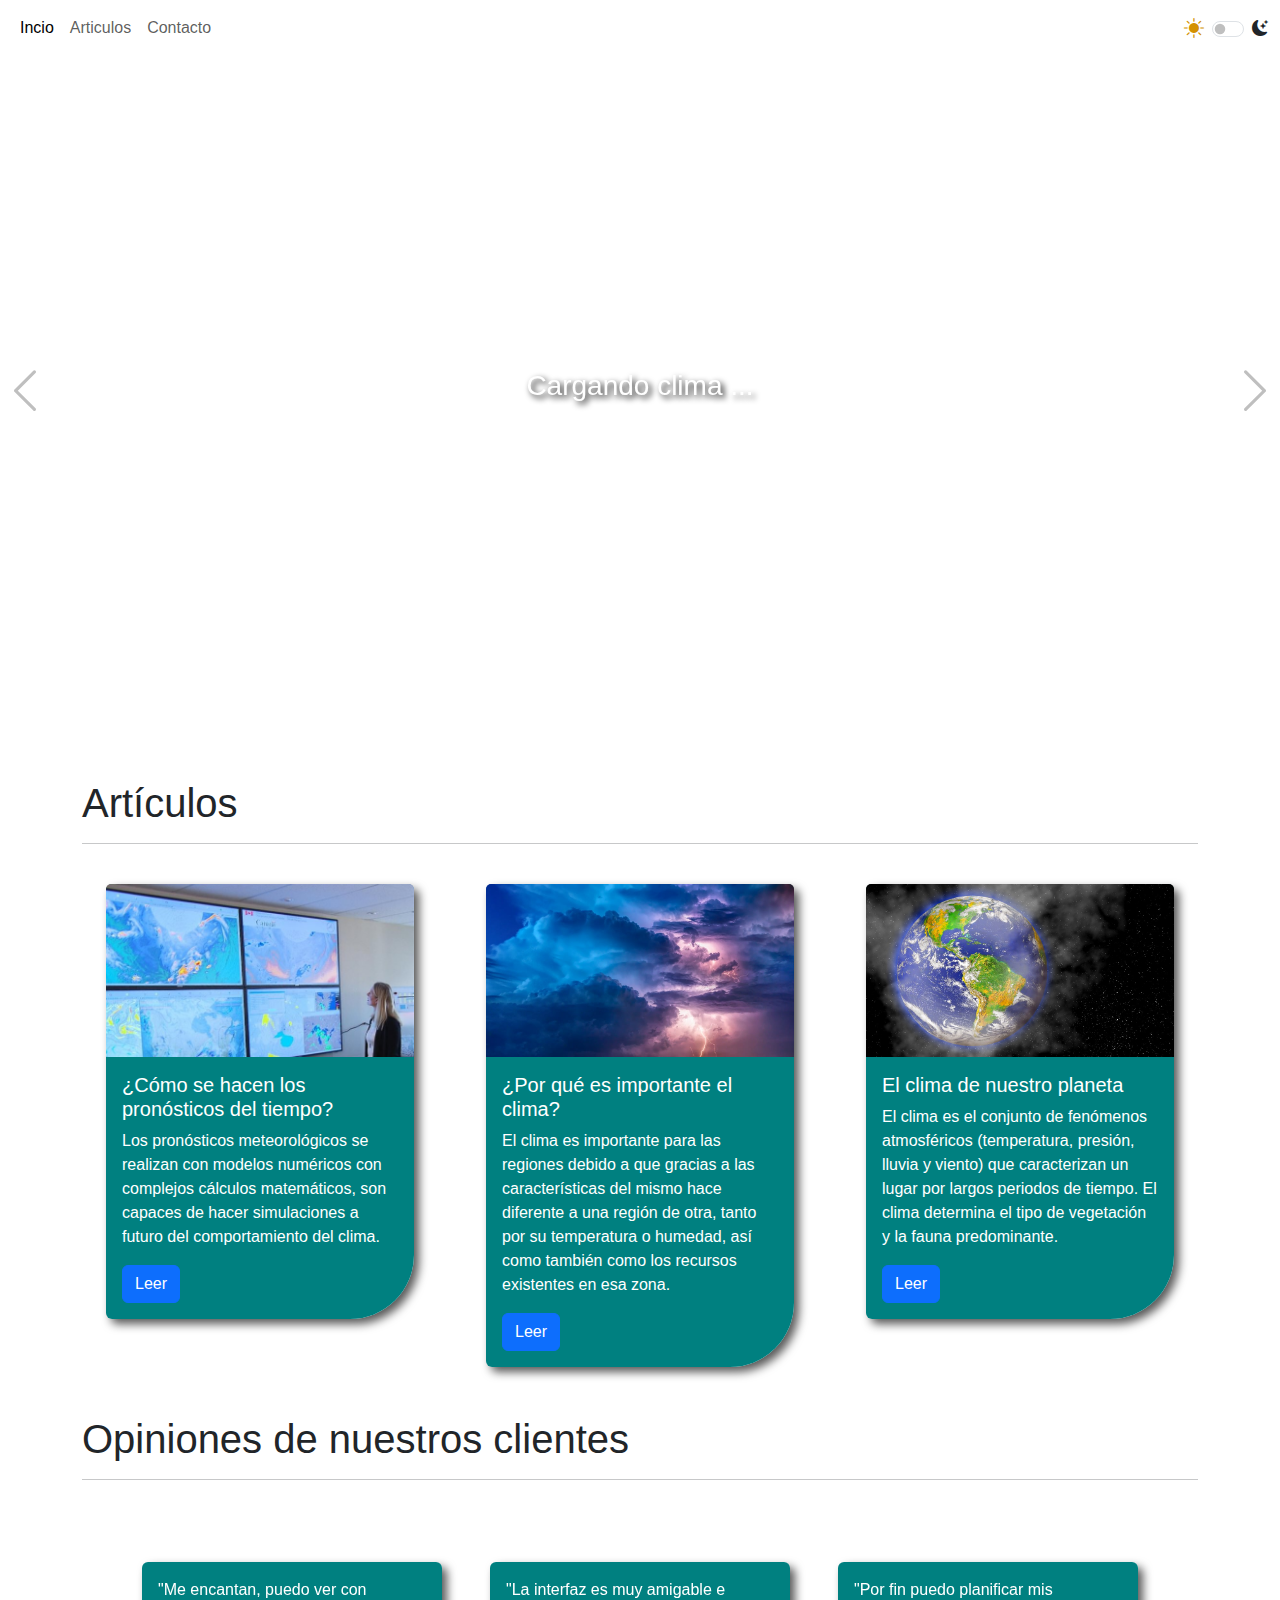
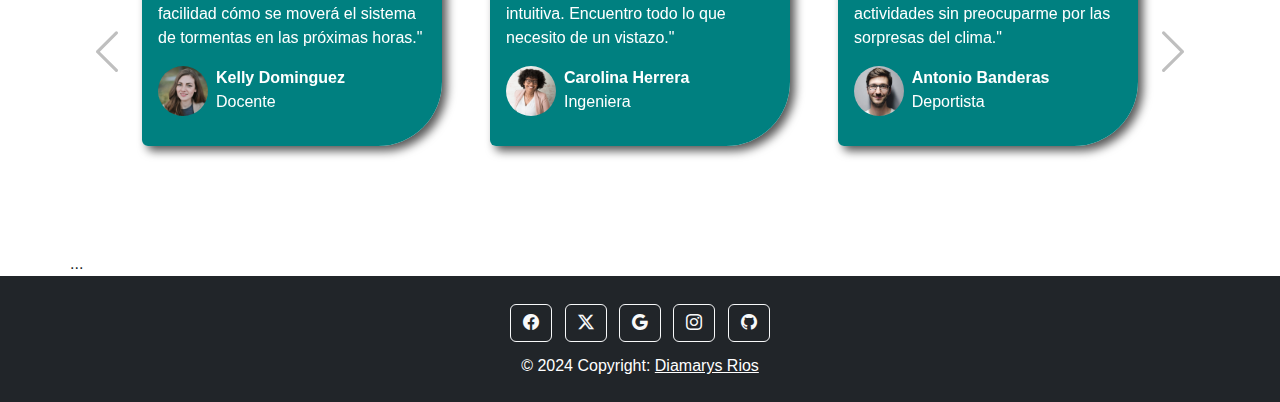
<file: index.html>
<!DOCTYPE html>
<html lang="es" data-bs-theme="light">

    <head>
        <meta charset="UTF-8">
        <meta name="viewport" content="width=device-width, initial-scale=1.0">
        <title>Sitio del clima - Diamarys</title>

        <link href="https://cdn.jsdelivr.net/npm/bootstrap@5.3.3/dist/css/bootstrap.min.css" rel="stylesheet"
            integrity="sha384-QWTKZyjpPEjISv5WaRU9OFeRpok6YctnYmDr5pNlyT2bRjXh0JMhjY6hW+ALEwIH" crossorigin="anonymous">

        <link rel="stylesheet" href="https://cdn.jsdelivr.net/npm/bootstrap-icons@1.11.3/font/bootstrap-icons.min.css">

        <link rel="stylesheet" href="/app.css">

    </head>

    <body>
        <!-- navbar -->
        <nav class="navbar navbar-expand-sm">
            <div class="container-fluid">
                <button class="navbar-toggler" type="button" data-bs-toggle="collapse" data-bs-target="#navbarNavAltMarkup"
                    aria-controls="navbarNavAltMarkup" aria-expanded="false" aria-label="Toggle navigation">
                    <span class="navbar-toggler-icon"></span>
                </button>
                <div class="collapse navbar-collapse" id="navbarNavAltMarkup">
                    <div class="navbar-nav w-100">
                        <a class="nav-link active" aria-current="page" href="/index.html">Incio</a>
                        <a class="nav-link" href="/index.html#articulo">Articulos</a>
                        <a class="nav-link" href="/contacto/contacto.htm">Contacto</a>                   
                    </div>
                </div>
                <div class="switch-temas">
                    <i class="bi bi-brightness-high-fill me-1"></i>
                    <div class="form-check form-switch d-flex justify-content-center align-items-center">
                        <input id="suicheCambiarTema" class="form-check-input" type="checkbox">
                    </div>
                    <i class="bi bi-moon-stars-fill ms-1"></i>
                </div>
            </div>
        </nav>
        <!-- /navbar -->

        <!-- carousel-->
        <div id="carousel" class="carousel slide" data-bs-ride="carousel">
            <div class="carousel-inner">
                <div id="item0" class="carousel-item carousel-item-principal active">
                    <div class="d-flex flex-column justify-content-center align-items-center w-100 h-100">
                        <h3 class="mb-0 ubicacion">Cargando clima ...</h3>
                        <h1 class="temperatura"></h1>
                        <h3 class="condicion"></h3>
                        <h4 class="humedad_y_viento"></h4>
                    </div>
                </div>
                <div id="item1" class="carousel-item carousel-item-principal">
                    <div class="d-flex flex-column justify-content-center align-items-center w-100 h-100">
                        <h3 class="mb-0 ubicacion">Cargando clima ...</h3>
                        <h1 class="temperatura"></h1>
                        <h3 class="condicion"></h3>
                        <h4 class="humedad_y_viento"></h4>
                    </div>
                </div>
                <div id="item2" class="carousel-item carousel-item-principal">
                    <div class="d-flex flex-column justify-content-center align-items-center w-100 h-100">
                        <h3 class="mb-0 ubicacion">Cargando clima ...</h3>
                        <h1 class="temperatura"></h1>
                        <h3 class="condicion"></h3>
                        <h4 class="humedad_y_viento"></h4>
                    </div>
                </div>
                <div id="item3" class="carousel-item carousel-item-principal">
                    <div class="d-flex flex-column justify-content-center align-items-center w-100 h-100">
                        <h3 class="mb-0 ubicacion">Cargando clima ...</h3>
                        <h1 class="temperatura"></h1>
                        <h3 class="condicion"></h3>
                        <h4 class="humedad_y_viento"></h4>
                    </div>
                </div>
                <div id="item4" class="carousel-item carousel-item-principal">
                    <div class="d-flex flex-column justify-content-center align-items-center w-100 h-100">
                        <h3 class="mb-0 ubicacion">Cargando clima ...</h3>
                        <h1 class="temperatura"></h1>
                        <h3 class="condicion"></h3>
                        <h4 class="humedad_y_viento"></h4>
                    </div>
                </div>
                <div id="item5" class="carousel-item carousel-item-principal">
                    <div class="d-flex flex-column justify-content-center align-items-center w-100 h-100">
                        <h3 class="mb-0 ubicacion">Cargando clima ...</h3>
                        <h1 class="temperatura"></h1>
                        <h3 class="condicion"></h3>
                        <h4 class="humedad_y_viento"></h4>
                    </div>
                </div>
            </div>
            <button class="carousel-control-prev" type="button" data-bs-target="#carousel" data-bs-slide="prev">
                <i class="bi bi-chevron-left"></i>
                <span class="visually-hidden">Previous</span>
            </button>
            <button class="carousel-control-next" type="button" data-bs-target="#carousel" data-bs-slide="next">
                <i class="bi bi-chevron-right"></i>
                <span class="visually-hidden">Next</span>
            </button>
        </div>
        </div>
        <!-- /carousel-->

        <div class="container pb-5 mt-5">
            <!-- cards articulos -->
            <h1 class="mt-4" id="articulo">Artículos</h1>
            <hr>
            <div class="row">

                <div class="col-sm-12 col-lg-4 mt-4">
                    <div class="card mx-4">
                        <img src="/img/articulos/articulo-1.jpg" class="card-img-top" alt="...">
                        <div class="card-body">
                            <h5 class="card-title">¿Cómo se hacen los pronósticos del tiempo?</h5>
                            <p class="card-text">Los pronósticos meteorológicos se realizan con modelos numéricos
                                con complejos cálculos matemáticos,
                                son capaces de hacer simulaciones a futuro del comportamiento del clima.</p>
                            <a href="/articulos/articulo_1.html" class="btn btn-primary">Leer</a>
                        </div>
                    </div>
                </div>

                <div class="col-sm-12 col-lg-4 mt-4">
                    <div class="card mx-4">
                        <img src="/img/articulos/articulo-2.jpeg" class="card-img-top" alt="...">
                        <div class="card-body">
                            <h5 class="card-title">¿Por qué es importante el clima?</h5>
                            <p class="card-text">El clima es importante para las regiones debido a que gracias a las
                                características del mismo hace diferente
                                a una región de otra, tanto por su temperatura o humedad, así como también como los recursos
                                existentes en esa zona.</p>
                            <a href="/articulos/articulo_2.html" class="btn btn-primary">Leer</a>
                        </div>
                    </div>
                </div>

                <div class="col-sm-12 col-lg-4 mt-4">
                    <div class="card mx-4">
                        <img src="/img/articulos/articulo-3.jpeg" class="card-img-top" alt="...">
                        <div class="card-body">
                            <h5 class="card-title">El clima de nuestro planeta</h5>
                            <p class="card-text">El clima es el conjunto de fenómenos atmosféricos (temperatura, presión,
                                lluvia y viento) que caracterizan
                                un lugar por largos periodos de tiempo. El clima determina el tipo de vegetación y la fauna
                                predominante. </p>
                            <a href="/articulos/articulo_3.html" class="btn btn-primary">Leer</a>
                        </div>
                    </div>
                </div>
            </div>
            <!-- /cards articulos -->

            <!-- carousel opiniones clientes-->
            <h1 class="mt-5">
                Opiniones de nuestros clientes
            </h1>
            <hr>
            <div id="carousel_opiniones" class="carousel slide mt-4">
                <div class="carousel-inner d-flex align-items-center">
                    <div class="carousel-item active">
                        <div class="d-flex justify-content-center">
                            <div class="card mx-4" style="width: 300px;">
                                <div class="card-body">
                                    <p class="card-text">"Me encantan, puedo ver con facilidad cómo
                                        se moverá el sistema de tormentas en las próximas horas."</p>
                                    <div class="d-flex w-100">
                                        <img src="/img/opiniones/persona-1.png"
                                            style="height: 50px; width: auto; border-radius: 50%;" alt="">
                                        <div class="ms-2">
                                            <b>Kelly Dominguez</b>
                                            <p>Docente</p>
                                        </div>
                                    </div>
                                </div>
                            </div>
                            <div class="card mx-4" style="width: 300px;">
                                <div class="card-body">
                                    <p class="card-text">"La interfaz es muy amigable e intuitiva.
                                        Encuentro todo lo que necesito de un vistazo."</p>
                                    <div class="d-flex w-100">
                                        <img src="/img/opiniones/persona-2.png"
                                            style="height: 50px; width: auto; border-radius: 50%;" alt="">
                                        <div class="ms-2">
                                            <b>Carolina Herrera</b>
                                            <p>Ingeniera</p>
                                        </div>
                                    </div>
                                </div>
                            </div>
                            <div class="card mx-4" style="width: 300px;">
                                <div class="card-body">
                                    <p class="card-text">"Por fin puedo planificar mis actividades
                                        sin preocuparme por las sorpresas del clima."</p>
                                    <div class="d-flex w-100">
                                        <img src="/img/opiniones/persona-3.jpg"
                                            style="height: 50px; width: auto; border-radius: 50%;" alt="">
                                        <div class="ms-2">
                                            <b>Antonio Banderas</b>
                                            <p>Deportista</p>
                                        </div>
                                    </div>
                                </div>
                            </div>
                        </div>
                    </div>

                    <div class="carousel-item">
                        <div class="d-flex justify-content-center">
                            <div class="card mx-4" style="width: 300px;">
                                <div class="card-body">
                                    <p class="card-text">"Ahora sé exactamente
                                        cuándo llevar un paraguas o vestirme con ropa de abrigo."</p>
                                    <div class="d-flex w-100">
                                        <img src="/img/opiniones/persona-1.png"
                                            style="height: 50px; width: auto; border-radius: 50%;" alt="">
                                        <div class="ms-2">
                                            <b>Maria de la Cruz</b>
                                            <p>Estudiante</p>
                                        </div>
                                    </div>
                                </div>
                            </div>
                            <div class="card mx-4" style="width: 300px;">
                                <div class="card-body">
                                    <p class="card-text">Perfecta, me permite ver fácilmente los patrones climáticos
                                        históricos en mi área."</p>
                                    <div class="d-flex w-100">
                                        <img src="/img/opiniones/persona-2.png"
                                            style="height: 50px; width: auto; border-radius: 50%;" alt="">
                                        <div class="ms-2">
                                            <b>Elena Maldonado</b>
                                            <p>Doctora</p>
                                        </div>
                                    </div>
                                </div>
                            </div>
                            <div class="card mx-4" style="width: 300px;">
                                <div class="card-body">
                                    <p class="card-text">"¡Siempre consulto este sitio antes de viajar!
                                        Sus pronósticos me ayudan a empacar lo correcto."</p>
                                    <div class="d-flex w-100">
                                        <img src="/img/opiniones/persona-2.png"
                                            style="height: 50px; width: auto; border-radius: 50%;" alt="">
                                        <div class="ms-2">
                                            <b> Morela Batista</b>
                                            <p>Viajero frecuente</p>
                                        </div>
                                    </div>
                                </div>
                            </div>
                        </div>
                    </div>
                </div>

                <button class="carousel-control-prev" type="button" data-bs-target="#carousel_opiniones"
                    data-bs-slide="prev">
                    <i class="bi bi-chevron-left"></i>
                    <span class="visually-hidden">Previous</span>
                </button>
                <button class="carousel-control-next" type="button" data-bs-target="#carousel_opiniones"
                    data-bs-slide="next">
                    <i class="bi bi-chevron-right"></i>
                    <span class="visually-hidden">Next</span>
                </button>
            </div>
            <!-- /carousel opiniones clientes-->
        </div>

        <!-- Modal de descripción de la página -->

        <div class="modal-dialog modal-xl">...</div>



        <!-- /Modal de descripción de la página -->

        <!-- footer -->
        <footer class="bg-dark d-flex flex-column justify-content-center align-items-center py-4">

            <!-- sección: Social media -->
            <section>
                <!-- facebook -->
                <a class="btn btn-outline-light btn-floating m-1" href="#!" role="button">
                    <i class="bi bi-facebook"></i>
                </a>

                <!-- twitter -->
                <a class="btn btn-outline-light btn-floating m-1" href="#!" role="button">
                    <i class="bi bi-twitter-x"></i>
                </a>

                <!-- google -->
                <a class="btn btn-outline-light btn-floating m-1" href="#!" role="button">
                    <i class="bi bi-google"></i>
                </a>

                <!-- instagram -->
                <a class="btn btn-outline-light btn-floating m-1" href="#!" role="button">
                    <i class="bi bi-instagram"></i>
                </a>

                <!-- github -->
                <a class="btn btn-outline-light btn-floating m-1" href="#!" role="button">
                    <i class="bi bi-github"></i>
                </a>
            </section>
            <!-- /sección: Social media -->

            <!-- copyright -->
            <div class="text-center text-white mt-2">
                © 2024 Copyright:
                <a class="text-white" href="">Diamarys Rios</a>
            </div>
            <!-- /copyright -->

        </footer>
        
        <script src="https://code.jquery.com/jquery-3.7.1.min.js"
            integrity="sha256-/JqT3SQfawRcv/BIHPThkBvs0OEvtFFmqPF/lYI/Cxo=" crossorigin="anonymous"></script>
        <script src="https://cdn.jsdelivr.net/npm/bootstrap@5.3.3/dist/js/bootstrap.bundle.min.js"
            integrity="sha384-YvpcrYf0tY3lHB60NNkmXc5s9fDVZLESaAA55NDzOxhy9GkcIdslK1eN7N6jIeHz"
            crossorigin="anonymous"></script>
        <script src="/app.js"></script>
    </body>

</html>

</body>

</html>
</file>
<file: app.css>
* {
    font-family: Verdana, Geneva, Tahoma, sans-serif;
}

/* Tarjetas */

.card {
    border-bottom-right-radius: 4em;
    box-shadow: 5px 5px 10px #e1e1e1;
    background: linear-gradient(to left, teal 50%, #26282b 50%);
    background-size: 200%;
    background-position: right;
    color: white;
    transition: background-position 0.5s ease-out;
    border: unset;
    box-shadow: 5px 5px 10px #585858 !important;
}

/*  Sombras blancas con el dark mode ... */
[data-bs-theme=dark] .card {
    box-shadow: 5px 5px 10px #000000 !important;
}

.card:hover {
    background-position: left;
}

/* Carousel principal */
.carousel-item-principal {
    background-size: cover;
    background-position: center;
    color: white;
    text-shadow: 3px 3px 6px black;
    overflow: hidden;
}

.carousel-item-principal h1,
h2,
h3,
h4,
h5,
h6 {
    z-index: 1000;
}

.carousel-item-principal h1 {
    font-size: 8rem;
    margin: 0;
}

@media (max-width: 991px) {
    .carousel-item-principal {
        height: 50vh;
    }
}

@media (min-width: 992px) {
    .carousel-item-principal {
        height: 75vh;
    }
}

@media (min-width: 1400px) {
    .carousel-item-principal {
        height: calc(100vh - 56px);
    }
}

/* Fondos carousel principal */
/* Dia */
.despejado {
    background-color: #6FC2D4;
}

.tormenta_electrica {
    background-color: #34495E;
}

.llovizna,
.lluvia {
    background-color: #2080B6;
}

.nieve {
    background-color: #bdd7e7;
}

.cubierto {
    background-color: #5E668F;
}

.nublado {
    background-color: #3498DB;
}

.despejado,
.default-weather {
    background-color: #6FC2D4;
}

.clima_extremo {
    background-color: #C0392B;
}

/* Noche */
.despejado.noche {
    background-color: #222;
}

.tormenta_electrica.noche {
    background-color: #1B2631;
}

.llovizna.noche,
.lluvia.noche {
    background-color: #0E3A53;
}

.nieve.noche {
    background-color: #333537;
}

.cubierto.noche {
    background-color: #32364A;
}

.nublado.noche {
    background-color: #164362;
}

.despejado.noche {
    background-color: #222;
}

.clima_extremo.noche {
    background-color: #491611;
}

/* Particulas */
.particula {
    z-index: 0;
}

.lluvia .particula {
    animation: animacion_precipitacion 5s linear infinite;
    top: 0;
}

.llovizna .particula {
    animation: animacion_precipitacion 5s linear infinite;
    top: 0;
}

.nieve .particula {
    animation: animacion_precipitacion 5s linear infinite;
    top: 0;
}

.clima_extremo .particula {
    animation: animacion_precipitacion 5s linear infinite;
    top: 0;
}

.tormenta_electrica {
    animation: animacion_tormenta 4s linear infinite;
    top: 0;
}

.tormenta_electrica .particula {
    animation: animacion_relampago 2s linear infinite;
    top: 0;
}

.nublado .particula {
    animation: animacion_nublado 5s linear infinite;
    top: 0;
}

.cubierto .particula {
    animation: animacion_nublado 5s linear infinite;
    top: -50px;
    width: 800px !important;
}

@keyframes animacion_precipitacion {
    0% {
        transform: translateY(-200px);
    }

    100% {
        transform: translateY(calc(100vh + 200px));
    }
}

@keyframes animacion_nublado {
    0% {
        transform: translateX(calc(-100vw));
    }

    100% {
        transform: translateX(calc(100vw + 200px));
    }
}

@keyframes animacion_tormenta {
    0% {
        opacity: 1;
    }

    2% {
        opacity: 0;
    }

    4% {
        opacity: 1;
    }

    5% {
        opacity: 0;
    }

    6% {
        opacity: 1;
    }

    100% {
        opacity: 1;
    }
}

@keyframes animacion_relampago {
    0% {
        opacity: 1;
    }

    6% {
        opacity: 0;
    }

    100% {
        opacity: 0;
    }
}

/* Flechas carousel */
.carousel .bi {
    font-size: 50px;
    color: gray;
}

.carousel-control-next {
    justify-content: end;
}

.carousel-control-prev {
    justify-content: start;
}


/* Carousel opiniones */

/* ocultando la mitad de los elementos para que quepan */
@media (max-width: 767px) {
    #carousel_opiniones .card:nth-child(2n+2) {
        display: none;
    }
}

/* ocultando cada 3 elementos para que solo se vean 2 */
@media (max-width: 991px) {
    #carousel_opiniones .card:nth-child(3n+3) {
        display: none;
    }
}

#carousel_opiniones .carousel-inner {
    min-height: 300px;
}

/*Articulos*/
body {
    margin: 0;
    font-family: 'Times New Roman', Times, serif
}

.imagen_articulo {
    width: 100%;
}

#encabezado {

    background-size: cover;
    background-repeat: no-repeat;
    height: 50vh;
    background-position: center;
    display: flex;
    flex-direction: column;
    justify-content: center;
    align-items: center;

}

.contenedor {
    padding-left: 20px;
    padding-right: 20px;
}

/* Switch de temas */
.switch-temas {
    display: flex;
    margin-left: auto;
}

.switch-temas i {
    display: flex;
    justify-content: center;
    align-items: center;
}

.switch-temas i:nth-child(1) {
    font-size: 20px;
    color: rgb(212, 145, 0);
}

.switch-temas i:nth-child(2) {
    font-size: 15px;
    color: white;
}
</file>
